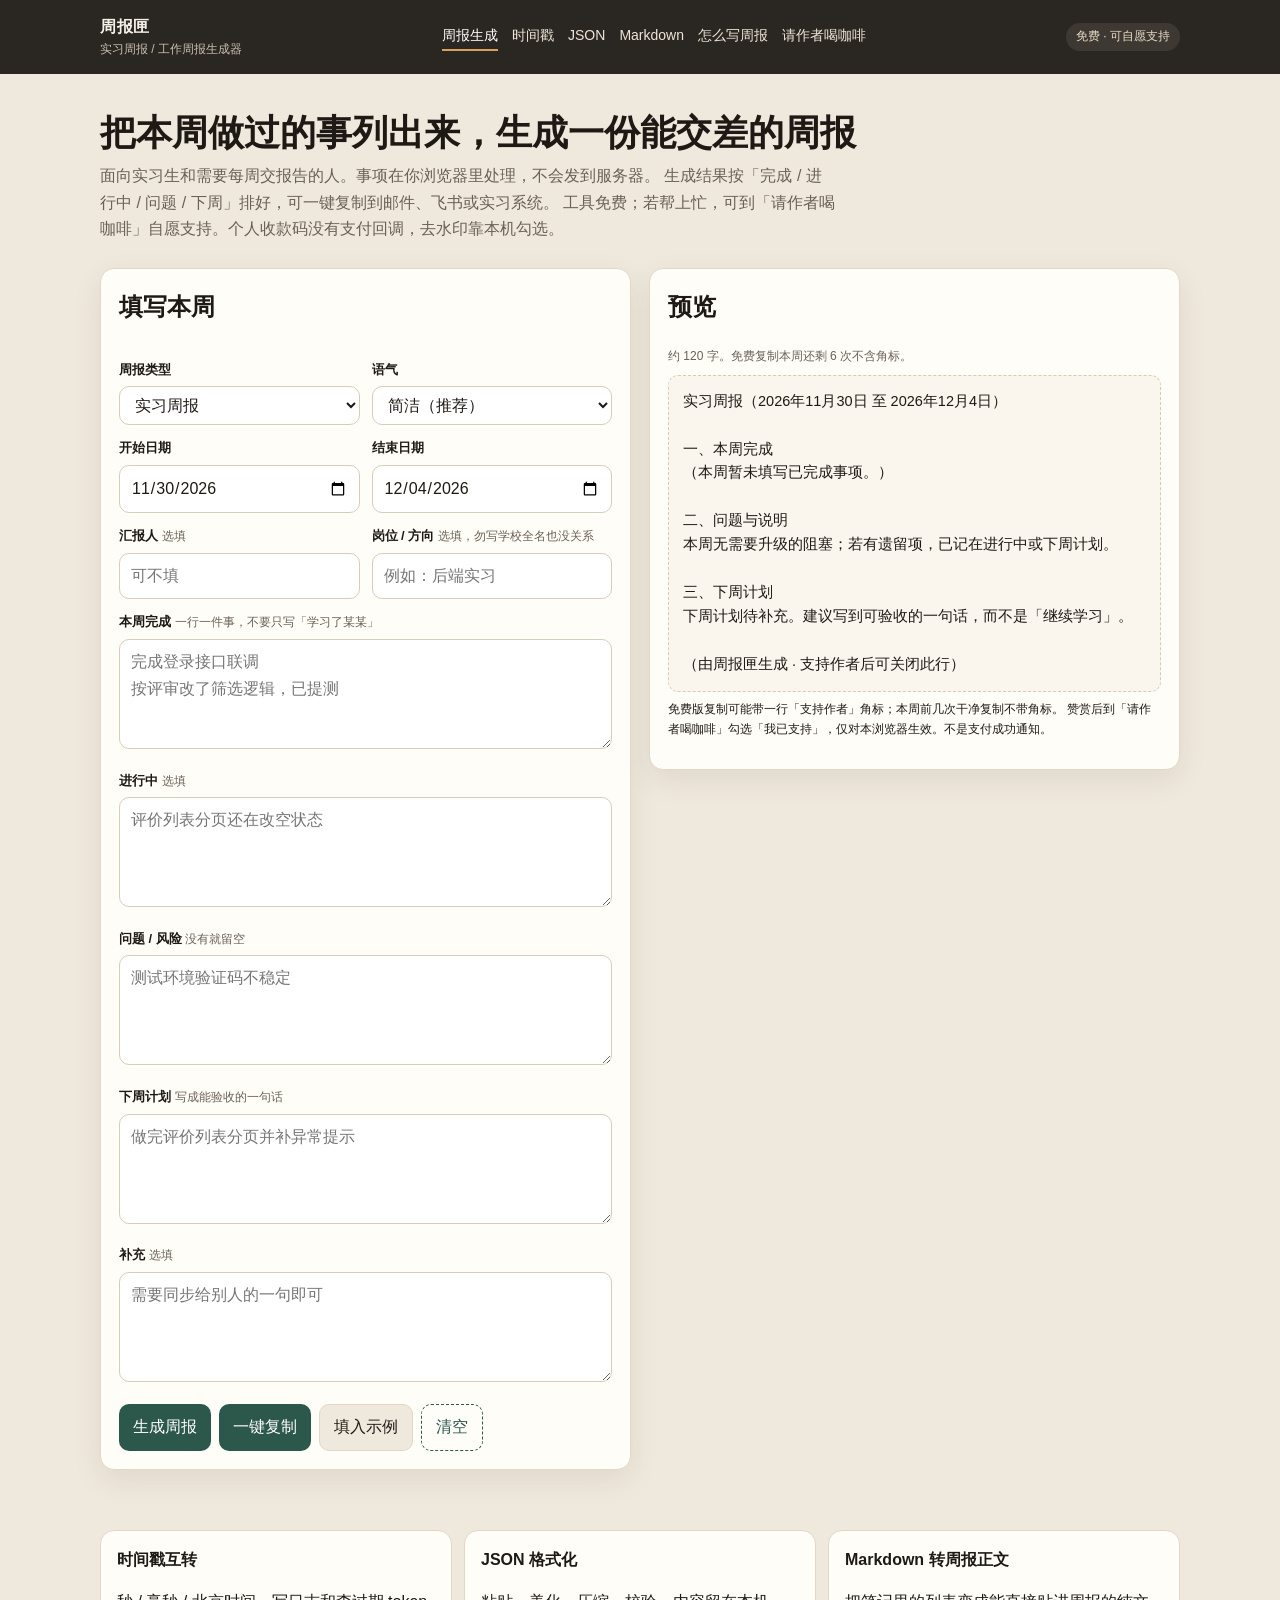
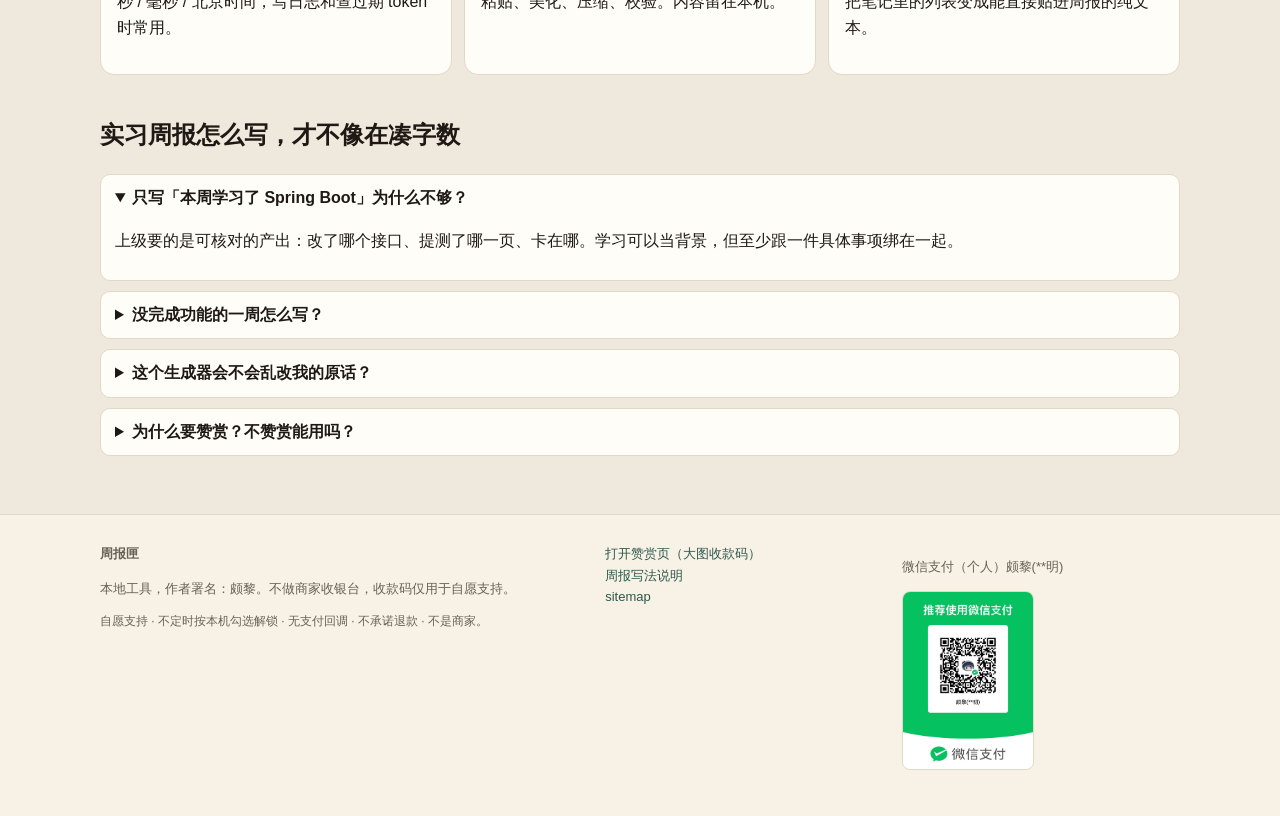
<file: index.html>
<!DOCTYPE html>
<html lang="zh-CN">
<head>
  <meta charset="UTF-8">
  <meta name="viewport" content="width=device-width, initial-scale=1">
  <title>实习周报生成器｜工作周报模板在线填写一键复制 — 周报匣</title>
  <meta name="description" content="实习周报生成器与工作周报模板：按行列出本周事项、问题和下周计划，本地生成可粘贴的通顺周报。纯前端、不上传内容。自愿赞赏可去水印。">
  <meta name="keywords" content="实习周报生成器,工作周报模板,周报怎么写,实习周报范文,工作周报生成器,周报模板">
  <meta name="author" content="颇黎">
  <meta name="robots" content="index,follow">
  <link rel="canonical" href="https://guyanxi11.github.io/zhoubao/">
  <link rel="icon" href="./assets/favicon.svg" type="image/svg+xml">
  <link rel="stylesheet" href="./css/site.css">
  <script type="application/ld+json">
  {
    "@context": "https://schema.org",
    "@type": "WebApplication",
    "name": "周报匣",
    "alternateName": "实习周报生成器",
    "applicationCategory": "BrowserApplication",
    "operatingSystem": "Any",
    "inLanguage": "zh-CN",
    "description": "填写本周事项，本地生成实习周报或工作周报，可一键复制。",
    "offers": { "@type": "Offer", "price": "0", "priceCurrency": "CNY" },
    "author": { "@type": "Person", "name": "颇黎" }
  }
  </script>
</head>
<body>
  <header class="site-header">
    <div class="wrap">
      <a class="brand" href="./index.html">周报匣<small>实习周报 / 工作周报生成器</small></a>
      <nav class="nav" aria-label="站点导航">
        <a href="./index.html" aria-current="page">周报生成</a>
        <a href="./tools/timestamp.html">时间戳</a>
        <a href="./tools/json.html">JSON</a>
        <a href="./tools/markdown.html">Markdown</a>
        <a href="./about.html">怎么写周报</a>
        <a href="./support.html">请作者喝咖啡</a>
      </nav>
      <span id="unlock-chip" class="unlock-chip">免费 · 可自愿支持</span>
    </div>
  </header>

  <main class="wrap">
    <section class="hero">
      <h1>把本周做过的事列出来，生成一份能交差的周报</h1>
      <p class="lede">
        面向实习生和需要每周交报告的人。事项在你浏览器里处理，不会发到服务器。
        生成结果按「完成 / 进行中 / 问题 / 下周」排好，可一键复制到邮件、飞书或实习系统。
        工具免费；若帮上忙，可到「请作者喝咖啡」自愿支持。个人收款码没有支付回调，去水印靠本机勾选。
      </p>
    </section>

    <section class="grid-2" aria-labelledby="gen-title">
      <form id="report-form" class="card" onsubmit="return false;">
        <h2 id="gen-title">填写本周</h2>
        <div class="row-2">
          <div>
            <label for="role">周报类型</label>
            <select id="role">
              <option value="intern">实习周报</option>
              <option value="staff">工作周报</option>
              <option value="project">项目周报</option>
            </select>
          </div>
          <div>
            <label for="tone">语气</label>
            <select id="tone">
              <option value="plain">简洁（推荐）</option>
              <option value="formal">稍正式</option>
              <option value="detailed">带一句说明</option>
            </select>
          </div>
        </div>
        <div class="row-2">
          <div>
            <label for="week-start">开始日期</label>
            <input id="week-start" type="date">
          </div>
          <div>
            <label for="week-end">结束日期</label>
            <input id="week-end" type="date">
          </div>
        </div>
        <div class="row-2">
          <div>
            <label for="reporter">汇报人 <span class="hint">选填</span></label>
            <input id="reporter" type="text" placeholder="可不填" autocomplete="off">
          </div>
          <div>
            <label for="post">岗位 / 方向 <span class="hint">选填，勿写学校全名也没关系</span></label>
            <input id="post" type="text" placeholder="例如：后端实习" autocomplete="off">
          </div>
        </div>
        <label for="done">本周完成 <span class="hint">一行一件事，不要只写「学习了某某」</span></label>
        <textarea id="done" placeholder="完成登录接口联调&#10;按评审改了筛选逻辑，已提测"></textarea>
        <label for="doing">进行中 <span class="hint">选填</span></label>
        <textarea id="doing" placeholder="评价列表分页还在改空状态"></textarea>
        <label for="issues">问题 / 风险 <span class="hint">没有就留空</span></label>
        <textarea id="issues" placeholder="测试环境验证码不稳定"></textarea>
        <label for="next">下周计划 <span class="hint">写成能验收的一句话</span></label>
        <textarea id="next" placeholder="做完评价列表分页并补异常提示"></textarea>
        <label for="extra">补充 <span class="hint">选填</span></label>
        <textarea id="extra" placeholder="需要同步给别人的一句即可"></textarea>
        <div class="btn-row">
          <button type="button" id="btn-generate">生成周报</button>
          <button type="button" id="btn-copy">一键复制</button>
          <button type="button" class="secondary" id="btn-sample">填入示例</button>
          <button type="button" class="ghost" id="btn-clear">清空</button>
        </div>
      </form>

      <div class="card">
        <h2>预览</h2>
        <p id="preview-meta" class="meta-bar">生成后显示字数与复制额度。</p>
        <div id="preview" class="preview" role="region" aria-label="周报预览">在左侧填写事项后点「生成周报」。</div>
        <p class="legal">
          免费版复制可能带一行「支持作者」角标；本周前几次干净复制不带角标。
          赞赏后到「请作者喝咖啡」勾选「我已支持」，仅对本浏览器生效。不是支付成功通知。
        </p>
      </div>
    </section>

    <section class="tools-list" aria-label="其他本地工具">
      <a class="tool-card" href="./tools/timestamp.html">
        <strong>时间戳互转</strong>
        <p>秒 / 毫秒 / 北京时间，写日志和查过期 token 时常用。</p>
      </a>
      <a class="tool-card" href="./tools/json.html">
        <strong>JSON 格式化</strong>
        <p>粘贴、美化、压缩、校验。内容留在本机。</p>
      </a>
      <a class="tool-card" href="./tools/markdown.html">
        <strong>Markdown 转周报正文</strong>
        <p>把笔记里的列表变成能直接贴进周报的纯文本。</p>
      </a>
    </section>

    <section class="faq" aria-labelledby="faq-title">
      <h2 id="faq-title">实习周报怎么写，才不像在凑字数</h2>
      <details open>
        <summary>只写「本周学习了 Spring Boot」为什么不够？</summary>
        <p>上级要的是可核对的产出：改了哪个接口、提测了哪一页、卡在哪。学习可以当背景，但至少跟一件具体事项绑在一起。</p>
      </details>
      <details>
        <summary>没完成功能的一周怎么写？</summary>
        <p>写清楚推进到哪一步、卡点是谁、下周准备怎么验证。空着「完成」硬编进度，比老实写进行中更糟。</p>
      </details>
      <details>
        <summary>这个生成器会不会乱改我的原话？</summary>
        <p>不会编造业绩。它主要加标题和编号，并给没写句号的条目补句号。事实以你填的为准。</p>
      </details>
      <details>
        <summary>为什么要赞赏？不赞赏能用吗？</summary>
        <p>能用。赞赏是自愿的，建议档位 6.6 元或 15.9 元，任意金额也可以。这不是网店下单，没有发票，也不承诺退款。</p>
      </details>
    </section>
  </main>

  <footer class="site-footer">
    <div class="wrap footer-grid">
      <div>
        <strong>周报匣</strong>
        <p>本地工具，作者署名：颇黎。不做商家收银台，收款码仅用于自愿支持。</p>
        <p class="legal">自愿支持 · 不定时按本机勾选解锁 · 无支付回调 · 不承诺退款 · 不是商家。</p>
      </div>
      <div>
        <a href="./support.html">打开赞赏页（大图收款码）</a><br>
        <a href="./about.html">周报写法说明</a><br>
        <a href="./sitemap.xml">sitemap</a>
      </div>
      <div>
        <p>微信支付（个人）颇黎(**明)</p>
        <a href="./support.html" title="到赞赏页查看大图">
          <img class="pay-thumb" src="./assets/wechat-pay.jpg" width="132" height="176" alt="颇黎微信支付个人收款码">
        </a>
      </div>
    </div>
  </footer>
  <script src="./js/site.js"></script>
  <script src="./js/weekreport.js"></script>
</body>
</html>
</file>
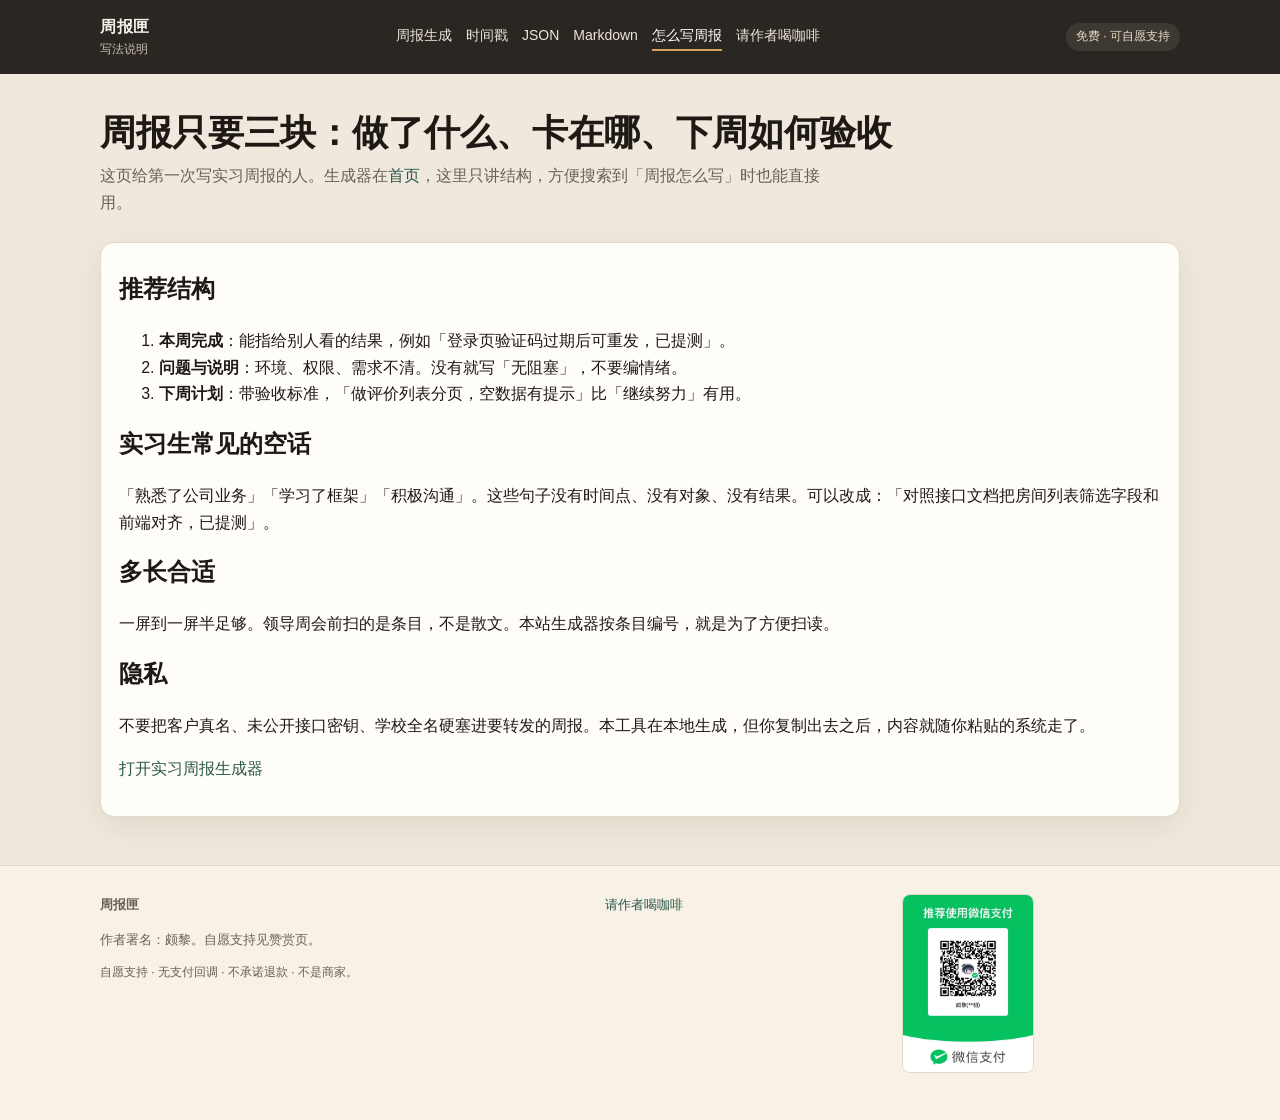
<file: about.html>
<!DOCTYPE html>
<html lang="zh-CN">
<head>
  <meta charset="UTF-8">
  <meta name="viewport" content="width=device-width, initial-scale=1">
  <title>周报怎么写｜实习周报和工作周报的实用结构 — 周报匣</title>
  <meta name="description" content="实习周报和工作周报怎么写：用完成、问题、下周计划三块，避免空话。附周报匣在线生成器说明，本地处理不上传。">
  <meta name="keywords" content="周报怎么写,实习周报范文,工作周报模板,实习周报生成器">
  <link rel="canonical" href="https://guyanxi11.github.io/zhoubao/about.html">
  <link rel="icon" href="./assets/favicon.svg" type="image/svg+xml">
  <link rel="stylesheet" href="./css/site.css">
</head>
<body>
  <header class="site-header">
    <div class="wrap">
      <a class="brand" href="./index.html">周报匣<small>写法说明</small></a>
      <nav class="nav">
        <a href="./index.html">周报生成</a>
        <a href="./tools/timestamp.html">时间戳</a>
        <a href="./tools/json.html">JSON</a>
        <a href="./tools/markdown.html">Markdown</a>
        <a href="./about.html" aria-current="page">怎么写周报</a>
        <a href="./support.html">请作者喝咖啡</a>
      </nav>
      <span id="unlock-chip" class="unlock-chip">免费 · 可自愿支持</span>
    </div>
  </header>

  <main class="wrap prose">
    <section class="hero">
      <h1>周报只要三块：做了什么、卡在哪、下周如何验收</h1>
      <p class="lede">这页给第一次写实习周报的人。生成器在<a href="./index.html">首页</a>，这里只讲结构，方便搜索到「周报怎么写」时也能直接用。</p>
    </section>

    <article class="card">
      <h2>推荐结构</h2>
      <ol>
        <li><strong>本周完成</strong>：能指给别人看的结果，例如「登录页验证码过期后可重发，已提测」。</li>
        <li><strong>问题与说明</strong>：环境、权限、需求不清。没有就写「无阻塞」，不要编情绪。</li>
        <li><strong>下周计划</strong>：带验收标准，「做评价列表分页，空数据有提示」比「继续努力」有用。</li>
      </ol>
      <h2>实习生常见的空话</h2>
      <p>「熟悉了公司业务」「学习了框架」「积极沟通」。这些句子没有时间点、没有对象、没有结果。可以改成：「对照接口文档把房间列表筛选字段和前端对齐，已提测」。</p>
      <h2>多长合适</h2>
      <p>一屏到一屏半足够。领导周会前扫的是条目，不是散文。本站生成器按条目编号，就是为了方便扫读。</p>
      <h2>隐私</h2>
      <p>不要把客户真名、未公开接口密钥、学校全名硬塞进要转发的周报。本工具在本地生成，但你复制出去之后，内容就随你粘贴的系统走了。</p>
      <p><a href="./index.html">打开实习周报生成器</a></p>
    </article>
  </main>

  <footer class="site-footer">
    <div class="wrap footer-grid">
      <div>
        <strong>周报匣</strong>
        <p>作者署名：颇黎。自愿支持见赞赏页。</p>
        <p class="legal">自愿支持 · 无支付回调 · 不承诺退款 · 不是商家。</p>
      </div>
      <div>
        <a href="./support.html">请作者喝咖啡</a>
      </div>
      <div>
        <a href="./support.html">
          <img class="pay-thumb" src="./assets/wechat-pay.jpg" width="132" height="176" alt="颇黎微信支付个人收款码">
        </a>
      </div>
    </div>
  </footer>
  <script src="./js/site.js"></script>
</body>
</html>
</file>
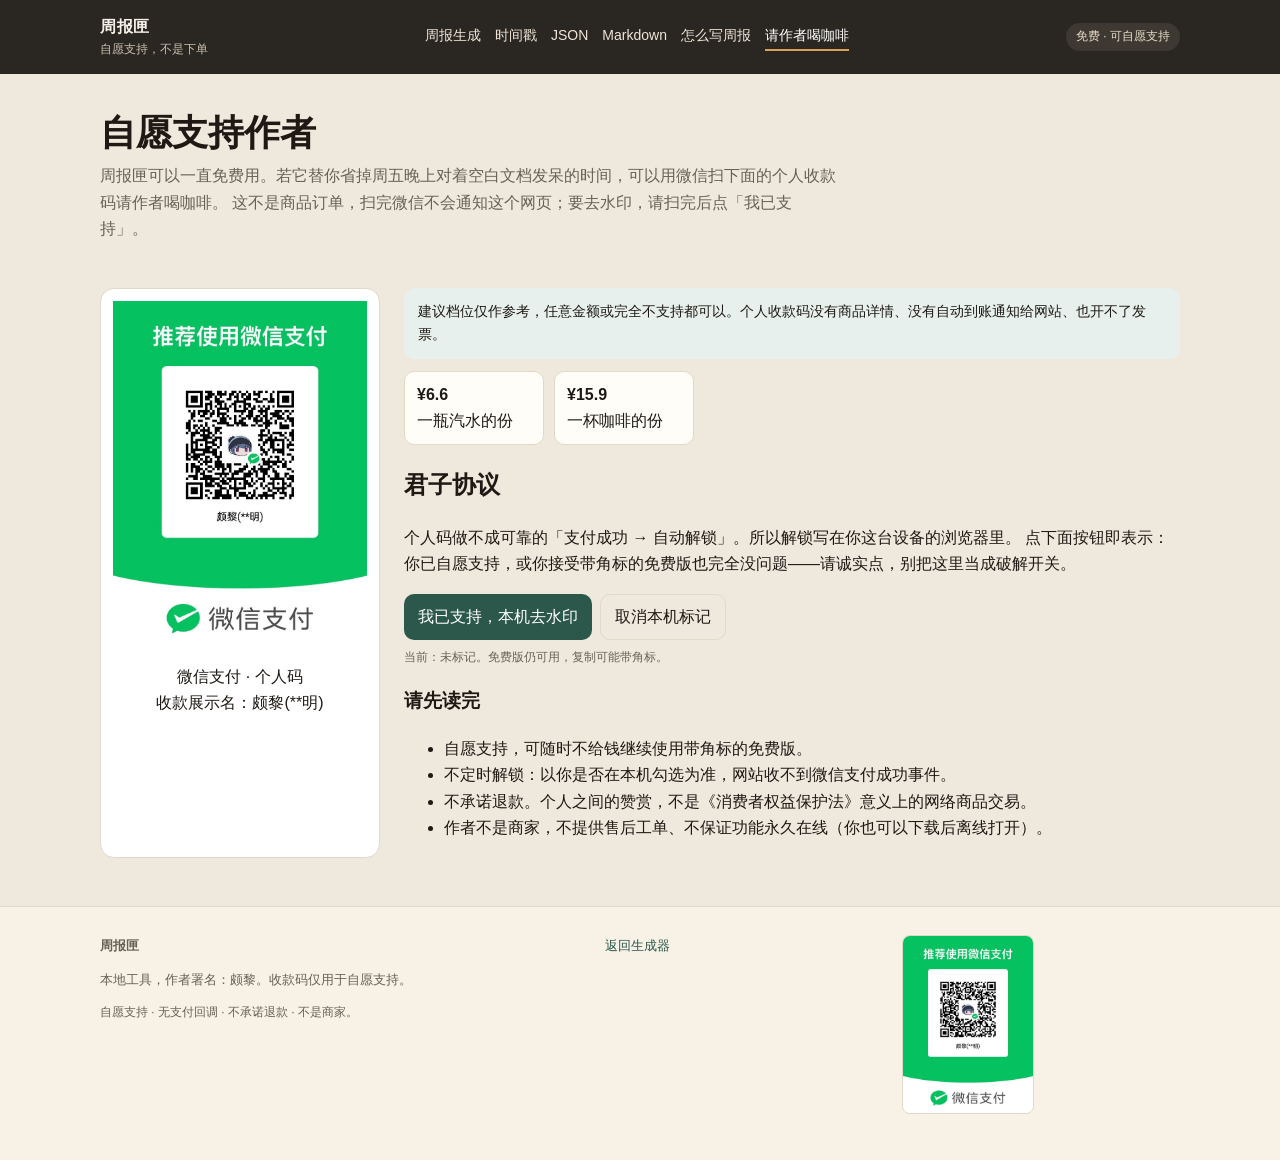
<file: support.html>
<!DOCTYPE html>
<html lang="zh-CN">
<head>
  <meta charset="UTF-8">
  <meta name="viewport" content="width=device-width, initial-scale=1">
  <title>请作者喝咖啡｜自愿赞赏说明 — 周报匣</title>
  <meta name="description" content="周报匣自愿赞赏页：微信支付个人收款码（颇黎）。不是商家、无支付回调、不承诺退款。支持后可在本机勾选去水印。">
  <meta name="robots" content="index,follow">
  <link rel="canonical" href="https://guyanxi11.github.io/zhoubao/support.html">
  <link rel="icon" href="./assets/favicon.svg" type="image/svg+xml">
  <link rel="stylesheet" href="./css/site.css">
</head>
<body>
  <header class="site-header">
    <div class="wrap">
      <a class="brand" href="./index.html">周报匣<small>自愿支持，不是下单</small></a>
      <nav class="nav" aria-label="站点导航">
        <a href="./index.html">周报生成</a>
        <a href="./tools/timestamp.html">时间戳</a>
        <a href="./tools/json.html">JSON</a>
        <a href="./tools/markdown.html">Markdown</a>
        <a href="./about.html">怎么写周报</a>
        <a href="./support.html" aria-current="page">请作者喝咖啡</a>
      </nav>
      <span id="unlock-chip" class="unlock-chip">免费 · 可自愿支持</span>
    </div>
  </header>

  <main class="wrap">
    <section class="hero">
      <h1>自愿支持作者</h1>
      <p class="lede">
        周报匣可以一直免费用。若它替你省掉周五晚上对着空白文档发呆的时间，可以用微信扫下面的个人收款码请作者喝咖啡。
        这不是商品订单，扫完微信不会通知这个网页；要去水印，请扫完后点「我已支持」。
      </p>
    </section>

    <section class="support-layout">
      <div class="qr-box">
        <img src="./assets/wechat-pay.jpg" width="360" height="480" alt="微信支付个人收款码，收款展示名颇黎（**明）">
        <p>微信支付 · 个人码<br>收款展示名：颇黎(**明)</p>
      </div>
      <div>
        <div class="note">
          建议档位仅作参考，任意金额或完全不支持都可以。个人收款码没有商品详情、没有自动到账通知给网站、也开不了发票。
        </div>
        <div class="tiers">
          <div class="tier"><strong>¥6.6</strong><br>一瓶汽水的份</div>
          <div class="tier"><strong>¥15.9</strong><br>一杯咖啡的份</div>
        </div>
        <h2>君子协议</h2>
        <p>
          个人码做不成可靠的「支付成功 → 自动解锁」。所以解锁写在你这台设备的浏览器里。
          点下面按钮即表示：你已自愿支持，或你接受带角标的免费版也完全没问题——请诚实点，别把这里当成破解开关。
        </p>
        <div class="btn-row">
          <button type="button" id="btn-unlock">我已支持，本机去水印</button>
          <button type="button" class="secondary" id="btn-relock">取消本机标记</button>
        </div>
        <p id="unlock-state" class="meta-bar"></p>
        <h3>请先读完</h3>
        <ul>
          <li>自愿支持，可随时不给钱继续使用带角标的免费版。</li>
          <li>不定时解锁：以你是否在本机勾选为准，网站收不到微信支付成功事件。</li>
          <li>不承诺退款。个人之间的赞赏，不是《消费者权益保护法》意义上的网络商品交易。</li>
          <li>作者不是商家，不提供售后工单、不保证功能永久在线（你也可以下载后离线打开）。</li>
        </ul>
      </div>
    </section>
  </main>

  <footer class="site-footer">
    <div class="wrap footer-grid">
      <div>
        <strong>周报匣</strong>
        <p>本地工具，作者署名：颇黎。收款码仅用于自愿支持。</p>
        <p class="legal">自愿支持 · 无支付回调 · 不承诺退款 · 不是商家。</p>
      </div>
      <div>
        <a href="./index.html">返回生成器</a>
      </div>
      <div>
        <img class="pay-thumb" src="./assets/wechat-pay.jpg" width="132" height="176" alt="颇黎微信支付个人收款码">
      </div>
    </div>
  </footer>
  <script src="./js/site.js"></script>
  <script>
    document.addEventListener("DOMContentLoaded", function () {
      var state = document.getElementById("unlock-state");
      function paint() {
        state.textContent = window.Zhoubao.isUnlocked()
          ? "当前：本机已标记支持，周报复制不再附加角标。"
          : "当前：未标记。免费版仍可用，复制可能带角标。";
        if (window.Zhoubao.renderChip) {}
        var chip = document.getElementById("unlock-chip");
        if (chip) chip.textContent = window.Zhoubao.isUnlocked() ? "本机已去水印" : "免费 · 可自愿支持";
      }
      document.getElementById("btn-unlock").addEventListener("click", function () {
        window.Zhoubao.unlock();
        paint();
        window.Zhoubao.toast("已在本机解锁");
      });
      document.getElementById("btn-relock").addEventListener("click", function () {
        window.Zhoubao.lock();
        paint();
        window.Zhoubao.toast("已取消标记");
      });
      paint();
    });
  </script>
</body>
</html>
</file>
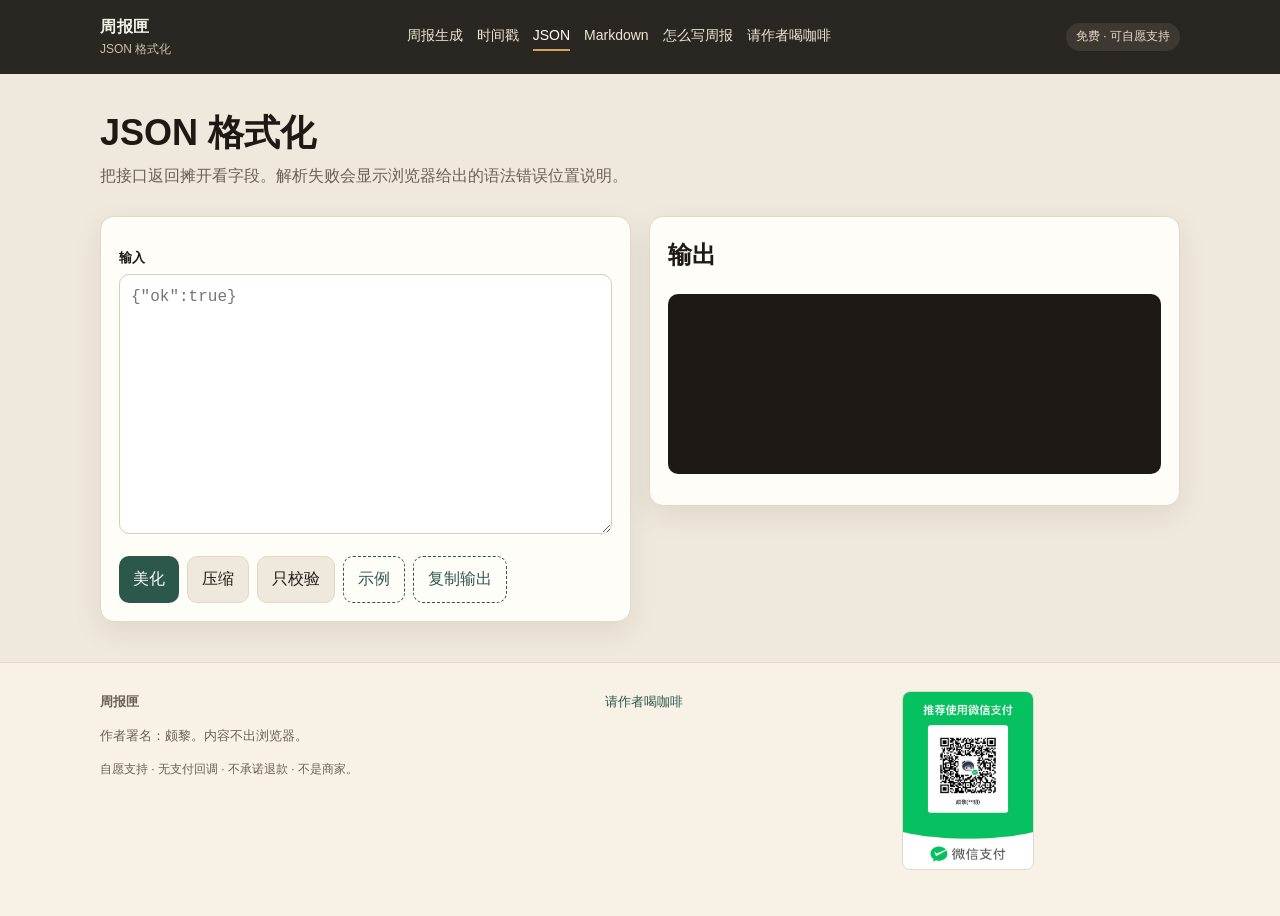
<file: tools/json.html>
<!DOCTYPE html>
<html lang="zh-CN">
<head>
  <meta charset="UTF-8">
  <meta name="viewport" content="width=device-width, initial-scale=1">
  <title>JSON 格式化工具｜美化、压缩、校验 — 周报匣</title>
  <meta name="description" content="本地 JSON 格式化：美化、压缩、语法校验。不上传，适合粘贴接口返回。">
  <meta name="keywords" content="JSON格式化,JSON压缩,JSON校验">
  <link rel="canonical" href="https://guyanxi11.github.io/zhoubao/tools/json.html">
  <link rel="icon" href="../assets/favicon.svg" type="image/svg+xml">
  <link rel="stylesheet" href="../css/site.css">
</head>
<body>
  <header class="site-header">
    <div class="wrap">
      <a class="brand" href="../index.html">周报匣<small>JSON 格式化</small></a>
      <nav class="nav">
        <a href="../index.html">周报生成</a>
        <a href="./timestamp.html">时间戳</a>
        <a href="./json.html" aria-current="page">JSON</a>
        <a href="./markdown.html">Markdown</a>
        <a href="../about.html">怎么写周报</a>
        <a href="../support.html">请作者喝咖啡</a>
      </nav>
      <span id="unlock-chip" class="unlock-chip">免费 · 可自愿支持</span>
    </div>
  </header>
  <main class="wrap">
    <section class="hero">
      <h1>JSON 格式化</h1>
      <p class="lede">把接口返回摊开看字段。解析失败会显示浏览器给出的语法错误位置说明。</p>
    </section>
    <section class="grid-2">
      <div class="card">
        <label for="json-in">输入</label>
        <textarea id="json-in" class="mono" style="min-height:260px;" placeholder='{"ok":true}'></textarea>
        <p id="json-err" class="error"></p>
        <div class="btn-row">
          <button type="button" id="btn-json-pretty">美化</button>
          <button type="button" class="secondary" id="btn-json-mini">压缩</button>
          <button type="button" class="secondary" id="btn-json-check">只校验</button>
          <button type="button" class="ghost" id="btn-json-sample">示例</button>
          <button type="button" class="ghost" id="btn-json-copy">复制输出</button>
        </div>
      </div>
      <div class="card">
        <h2>输出</h2>
        <pre id="json-out" class="output-box"></pre>
      </div>
    </section>
  </main>
  <footer class="site-footer">
    <div class="wrap footer-grid">
      <div>
        <strong>周报匣</strong>
        <p>作者署名：颇黎。内容不出浏览器。</p>
        <p class="legal">自愿支持 · 无支付回调 · 不承诺退款 · 不是商家。</p>
      </div>
      <div><a href="../support.html">请作者喝咖啡</a></div>
      <div>
        <a href="../support.html">
          <img class="pay-thumb" src="../assets/wechat-pay.jpg" width="132" height="176" alt="颇黎微信支付个人收款码">
        </a>
      </div>
    </div>
  </footer>
  <script src="../js/site.js"></script>
  <script src="../js/jsonfmt.js"></script>
</body>
</html>
</file>
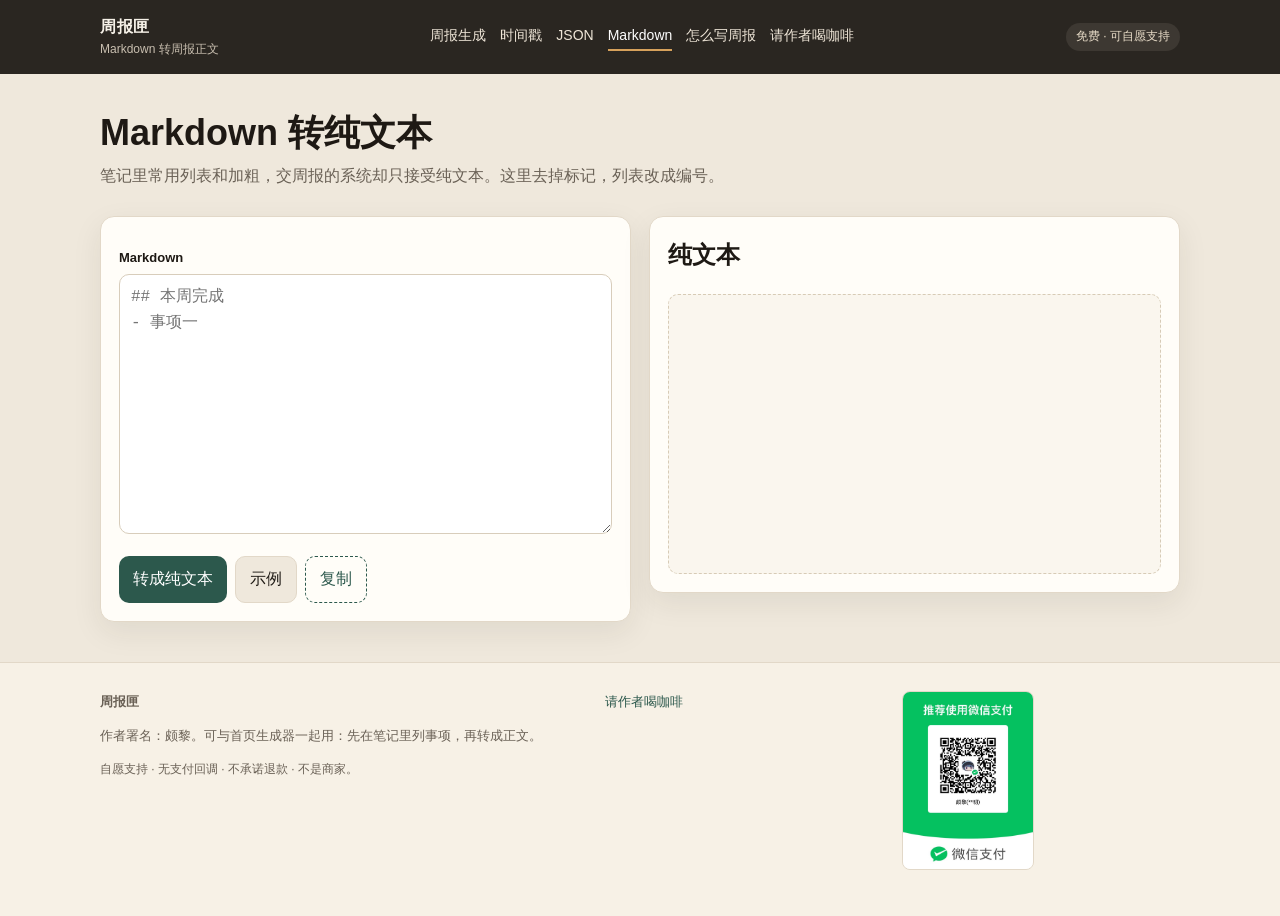
<file: tools/markdown.html>
<!DOCTYPE html>
<html lang="zh-CN">
<head>
  <meta charset="UTF-8">
  <meta name="viewport" content="width=device-width, initial-scale=1">
  <title>Markdown 转纯文本周报｜去掉标记再粘贴 — 周报匣</title>
  <meta name="description" content="把 Markdown 笔记转成可粘进实习周报、工作周报的纯文本：去标题符、链接和列表标记。本地转换。">
  <meta name="keywords" content="Markdown转纯文本,周报模板,实习周报">
  <link rel="canonical" href="https://guyanxi11.github.io/zhoubao/tools/markdown.html">
  <link rel="icon" href="../assets/favicon.svg" type="image/svg+xml">
  <link rel="stylesheet" href="../css/site.css">
</head>
<body>
  <header class="site-header">
    <div class="wrap">
      <a class="brand" href="../index.html">周报匣<small>Markdown 转周报正文</small></a>
      <nav class="nav">
        <a href="../index.html">周报生成</a>
        <a href="./timestamp.html">时间戳</a>
        <a href="./json.html">JSON</a>
        <a href="./markdown.html" aria-current="page">Markdown</a>
        <a href="../about.html">怎么写周报</a>
        <a href="../support.html">请作者喝咖啡</a>
      </nav>
      <span id="unlock-chip" class="unlock-chip">免费 · 可自愿支持</span>
    </div>
  </header>
  <main class="wrap">
    <section class="hero">
      <h1>Markdown 转纯文本</h1>
      <p class="lede">笔记里常用列表和加粗，交周报的系统却只接受纯文本。这里去掉标记，列表改成编号。</p>
    </section>
    <section class="grid-2">
      <div class="card">
        <label for="md-in">Markdown</label>
        <textarea id="md-in" class="mono" style="min-height:260px;" placeholder="## 本周完成&#10;- 事项一"></textarea>
        <div class="btn-row">
          <button type="button" id="btn-md-convert">转成纯文本</button>
          <button type="button" class="secondary" id="btn-md-sample">示例</button>
          <button type="button" class="ghost" id="btn-md-copy">复制</button>
        </div>
      </div>
      <div class="card">
        <h2>纯文本</h2>
        <div id="md-out" class="preview"></div>
      </div>
    </section>
  </main>
  <footer class="site-footer">
    <div class="wrap footer-grid">
      <div>
        <strong>周报匣</strong>
        <p>作者署名：颇黎。可与首页生成器一起用：先在笔记里列事项，再转成正文。</p>
        <p class="legal">自愿支持 · 无支付回调 · 不承诺退款 · 不是商家。</p>
      </div>
      <div><a href="../support.html">请作者喝咖啡</a></div>
      <div>
        <a href="../support.html">
          <img class="pay-thumb" src="../assets/wechat-pay.jpg" width="132" height="176" alt="颇黎微信支付个人收款码">
        </a>
      </div>
    </div>
  </footer>
  <script src="../js/site.js"></script>
  <script src="../js/mdplain.js"></script>
</body>
</html>
</file>
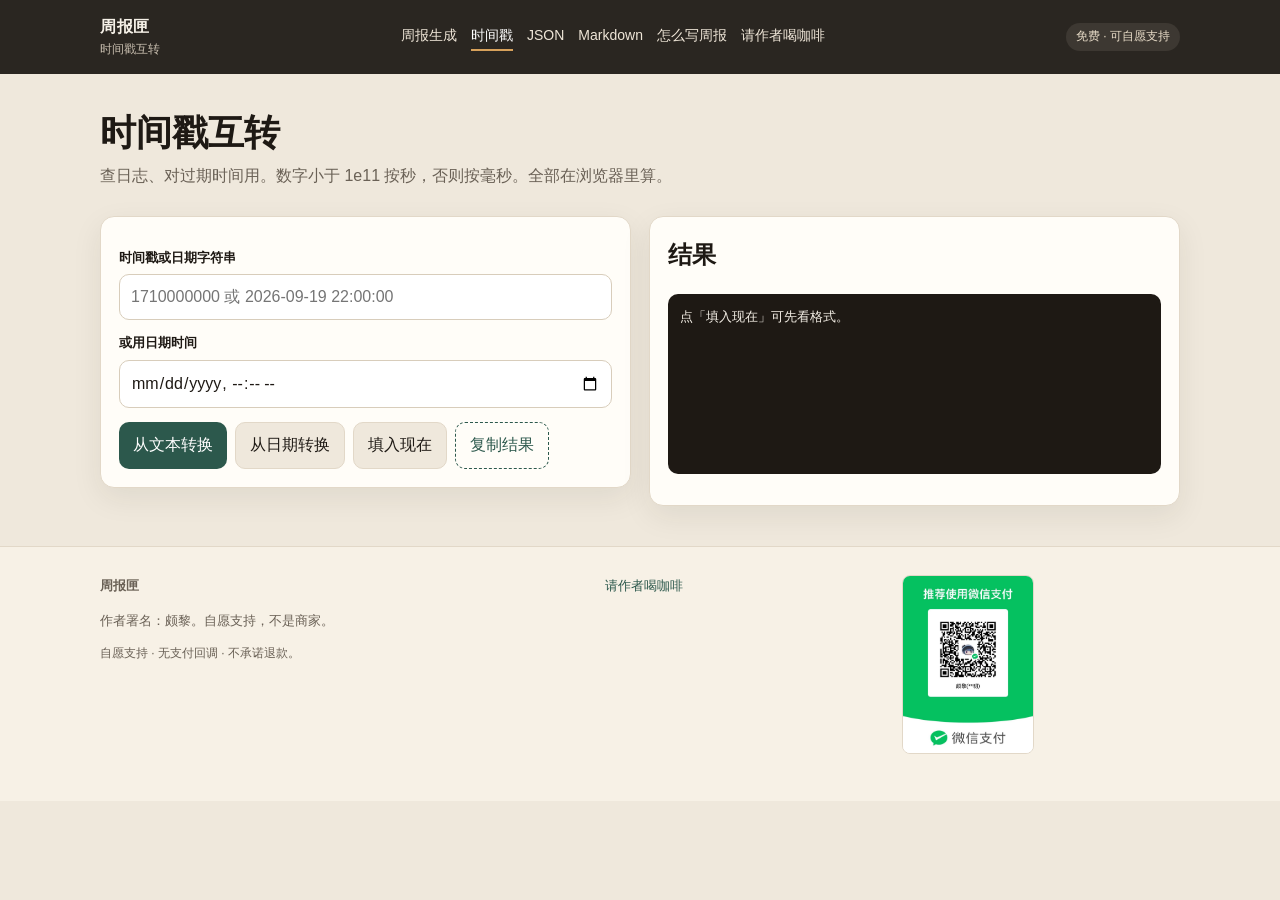
<file: tools/timestamp.html>
<!DOCTYPE html>
<html lang="zh-CN">
<head>
  <meta charset="UTF-8">
  <meta name="viewport" content="width=device-width, initial-scale=1">
  <title>Unix 时间戳转换｜秒与毫秒、北京时间 — 周报匣</title>
  <meta name="description" content="在线时间戳互转：10 位秒、13 位毫秒、本地时间与北京时间。纯前端，不上传数据。">
  <meta name="keywords" content="时间戳转换,unix时间戳,毫秒时间戳,北京时间">
  <link rel="canonical" href="https://guyanxi11.github.io/zhoubao/tools/timestamp.html">
  <link rel="icon" href="../assets/favicon.svg" type="image/svg+xml">
  <link rel="stylesheet" href="../css/site.css">
</head>
<body>
  <header class="site-header">
    <div class="wrap">
      <a class="brand" href="../index.html">周报匣<small>时间戳互转</small></a>
      <nav class="nav">
        <a href="../index.html">周报生成</a>
        <a href="./timestamp.html" aria-current="page">时间戳</a>
        <a href="./json.html">JSON</a>
        <a href="./markdown.html">Markdown</a>
        <a href="../about.html">怎么写周报</a>
        <a href="../support.html">请作者喝咖啡</a>
      </nav>
      <span id="unlock-chip" class="unlock-chip">免费 · 可自愿支持</span>
    </div>
  </header>
  <main class="wrap">
    <section class="hero">
      <h1>时间戳互转</h1>
      <p class="lede">查日志、对过期时间用。数字小于 1e11 按秒，否则按毫秒。全部在浏览器里算。</p>
    </section>
    <section class="grid-2">
      <div class="card">
        <label for="ts-input">时间戳或日期字符串</label>
        <input id="ts-input" type="text" placeholder="1710000000 或 2026-09-19 22:00:00" autocomplete="off">
        <label for="ts-dt">或用日期时间</label>
        <input id="ts-dt" type="datetime-local">
        <div class="btn-row">
          <button type="button" id="btn-ts-convert">从文本转换</button>
          <button type="button" class="secondary" id="btn-ts-from-dt">从日期转换</button>
          <button type="button" class="secondary" id="btn-ts-now">填入现在</button>
          <button type="button" class="ghost" id="btn-ts-copy">复制结果</button>
        </div>
      </div>
      <div class="card">
        <h2>结果</h2>
        <pre id="ts-out" class="output-box">点「填入现在」可先看格式。</pre>
      </div>
    </section>
  </main>
  <footer class="site-footer">
    <div class="wrap footer-grid">
      <div>
        <strong>周报匣</strong>
        <p>作者署名：颇黎。自愿支持，不是商家。</p>
        <p class="legal">自愿支持 · 无支付回调 · 不承诺退款。</p>
      </div>
      <div><a href="../support.html">请作者喝咖啡</a></div>
      <div>
        <a href="../support.html">
          <img class="pay-thumb" src="../assets/wechat-pay.jpg" width="132" height="176" alt="颇黎微信支付个人收款码">
        </a>
      </div>
    </div>
  </footer>
  <script src="../js/site.js"></script>
  <script src="../js/timestamp.js"></script>
</body>
</html>
</file>
<file: css/site.css>
/**
 * 周报匣全站样式
 * 作者：wym
 * 离线可用：相对路径、无构建步骤。双击 index.html 即可。
 */
:root {
  --bg: #efe8dc;
  --paper: #fffdf8;
  --ink: #1e1914;
  --muted: #6a6156;
  --line: #e2d8c8;
  --accent: #2c584c;
  --accent-soft: #e7f0ec;
  --warn: #9a4b1f;
  --wechat: #07c160;
  --shadow: 0 10px 30px rgba(40, 32, 20, 0.08);
  --radius: 14px;
  --max: 1080px;
}

* { box-sizing: border-box; }

html, body {
  margin: 0;
  padding: 0;
  background: var(--bg);
  color: var(--ink);
  font-family: "Segoe UI", "PingFang SC", "Hiragino Sans GB", "Microsoft YaHei", sans-serif;
  line-height: 1.65;
}

a { color: var(--accent); text-decoration: none; }
a:hover { text-decoration: underline; }

img { max-width: 100%; height: auto; }

.wrap {
  width: min(var(--max), calc(100% - 32px));
  margin: 0 auto;
}

.site-header {
  background: #2a2621;
  color: #f6f1e8;
  padding: 14px 0;
  position: sticky;
  top: 0;
  z-index: 20;
}

.site-header .wrap {
  display: flex;
  align-items: center;
  justify-content: space-between;
  gap: 16px;
}

.brand {
  color: inherit;
  font-weight: 700;
  letter-spacing: 0.04em;
  text-decoration: none;
  white-space: nowrap;
}

.brand small {
  display: block;
  font-weight: 400;
  color: #c9bfb0;
  font-size: 12px;
  letter-spacing: 0;
}

.nav {
  display: flex;
  flex-wrap: wrap;
  gap: 8px 14px;
  font-size: 14px;
}

.nav a {
  color: #efe6d8;
  text-decoration: none;
}

.nav a[aria-current="page"] {
  color: #fff;
  border-bottom: 2px solid #d7a15b;
  padding-bottom: 2px;
}

.unlock-chip {
  font-size: 12px;
  background: #3d3832;
  color: #e8dcc8;
  border-radius: 999px;
  padding: 4px 10px;
}

.hero {
  padding: 36px 0 8px;
}

.hero h1 {
  margin: 0 0 8px;
  font-size: clamp(26px, 4vw, 36px);
  line-height: 1.25;
}

.lede {
  color: var(--muted);
  max-width: 46em;
  margin: 0 0 18px;
}

.grid-2 {
  display: grid;
  grid-template-columns: 1fr 1fr;
  gap: 18px;
  align-items: start;
  padding-bottom: 40px;
}

.card {
  background: var(--paper);
  border: 1px solid var(--line);
  border-radius: var(--radius);
  box-shadow: var(--shadow);
  padding: 18px;
}

.card h2, .card h3 { margin-top: 0; }

label {
  display: block;
  font-size: 13px;
  font-weight: 600;
  margin: 12px 0 6px;
}

.hint {
  font-weight: 400;
  color: var(--muted);
  font-size: 12px;
}

input[type="text"],
input[type="date"],
input[type="datetime-local"],
select,
textarea {
  width: 100%;
  border: 1px solid #d8cdbb;
  border-radius: 10px;
  padding: 9px 11px;
  font: inherit;
  background: #fff;
  color: inherit;
}

textarea { min-height: 110px; resize: vertical; }

.row-2 {
  display: grid;
  grid-template-columns: 1fr 1fr;
  gap: 12px;
}

.btn-row {
  display: flex;
  flex-wrap: wrap;
  gap: 8px;
  margin-top: 14px;
}

button, .btn {
  appearance: none;
  border: 0;
  border-radius: 10px;
  padding: 9px 14px;
  font: inherit;
  cursor: pointer;
  background: var(--accent);
  color: #fff;
}

button.secondary, .btn.secondary {
  background: #efe8dc;
  color: var(--ink);
  border: 1px solid var(--line);
}

button.ghost {
  background: transparent;
  color: var(--accent);
  border: 1px dashed var(--accent);
}

button:disabled {
  opacity: 0.55;
  cursor: not-allowed;
}

.preview {
  white-space: pre-wrap;
  word-break: break-word;
  min-height: 280px;
  background: #faf6ee;
  border-radius: 10px;
  padding: 14px;
  border: 1px dashed #d7cbb6;
  font-size: 14.5px;
}

.meta-bar {
  display: flex;
  justify-content: space-between;
  gap: 8px;
  color: var(--muted);
  font-size: 12px;
  margin: 8px 0;
}

.faq, .prose {
  padding-bottom: 48px;
}

.faq h2, .prose h2 { margin-top: 8px; }

.faq details {
  background: var(--paper);
  border: 1px solid var(--line);
  border-radius: 10px;
  padding: 10px 14px;
  margin: 10px 0;
}

.faq summary { cursor: pointer; font-weight: 600; }

.tools-list {
  display: grid;
  grid-template-columns: repeat(3, 1fr);
  gap: 12px;
  margin: 20px 0 40px;
}

.tool-card {
  display: block;
  background: var(--paper);
  border: 1px solid var(--line);
  border-radius: var(--radius);
  padding: 16px;
  color: inherit;
  text-decoration: none;
  min-height: 120px;
}

.tool-card:hover {
  border-color: var(--accent);
  text-decoration: none;
}

.site-footer {
  border-top: 1px solid var(--line);
  background: #f7f1e6;
  padding: 28px 0 40px;
  color: var(--muted);
  font-size: 13px;
}

.footer-grid {
  display: grid;
  grid-template-columns: 1.4fr 0.8fr 0.8fr;
  gap: 18px;
}

.pay-thumb {
  width: 132px;
  border-radius: 8px;
  border: 1px solid var(--line);
  background: #fff;
}

.legal {
  margin-top: 8px;
  font-size: 12px;
}

.toast {
  position: fixed;
  left: 50%;
  bottom: 22px;
  transform: translateX(-50%);
  background: #2a2621;
  color: #fff;
  padding: 8px 14px;
  border-radius: 999px;
  font-size: 13px;
  opacity: 0;
  pointer-events: none;
  transition: opacity .2s;
  z-index: 50;
}

.toast.show { opacity: 1; }

.support-layout {
  display: grid;
  grid-template-columns: 280px 1fr;
  gap: 24px;
  padding: 20px 0 48px;
}

.qr-box {
  background: #fff;
  border-radius: var(--radius);
  padding: 12px;
  border: 1px solid var(--line);
  text-align: center;
}

.qr-box img {
  width: 100%;
  display: block;
}

.note {
  background: var(--accent-soft);
  border-radius: 10px;
  padding: 12px 14px;
  font-size: 14px;
}

.tiers {
  display: flex;
  gap: 10px;
  flex-wrap: wrap;
  margin: 12px 0;
}

.tier {
  background: var(--paper);
  border: 1px solid var(--line);
  border-radius: 10px;
  padding: 10px 12px;
  min-width: 140px;
}

code, .mono {
  font-family: Consolas, "Sarasa Mono SC", monospace;
}

.output-box {
  min-height: 180px;
  background: #1e1914;
  color: #f4efe6;
  border-radius: 10px;
  padding: 12px;
  overflow: auto;
  font-size: 13px;
  white-space: pre-wrap;
}

.error { color: #b42318; font-size: 13px; }

@media (max-width: 860px) {
  .grid-2, .footer-grid, .support-layout, .tools-list, .row-2 {
    grid-template-columns: 1fr;
  }
  .nav { font-size: 13px; }
}

@media print {
  .site-header, .site-footer, .btn-row, .hero .lede, .faq { display: none !important; }
  body { background: #fff; }
  .preview { border: 0; }
}
</file>
